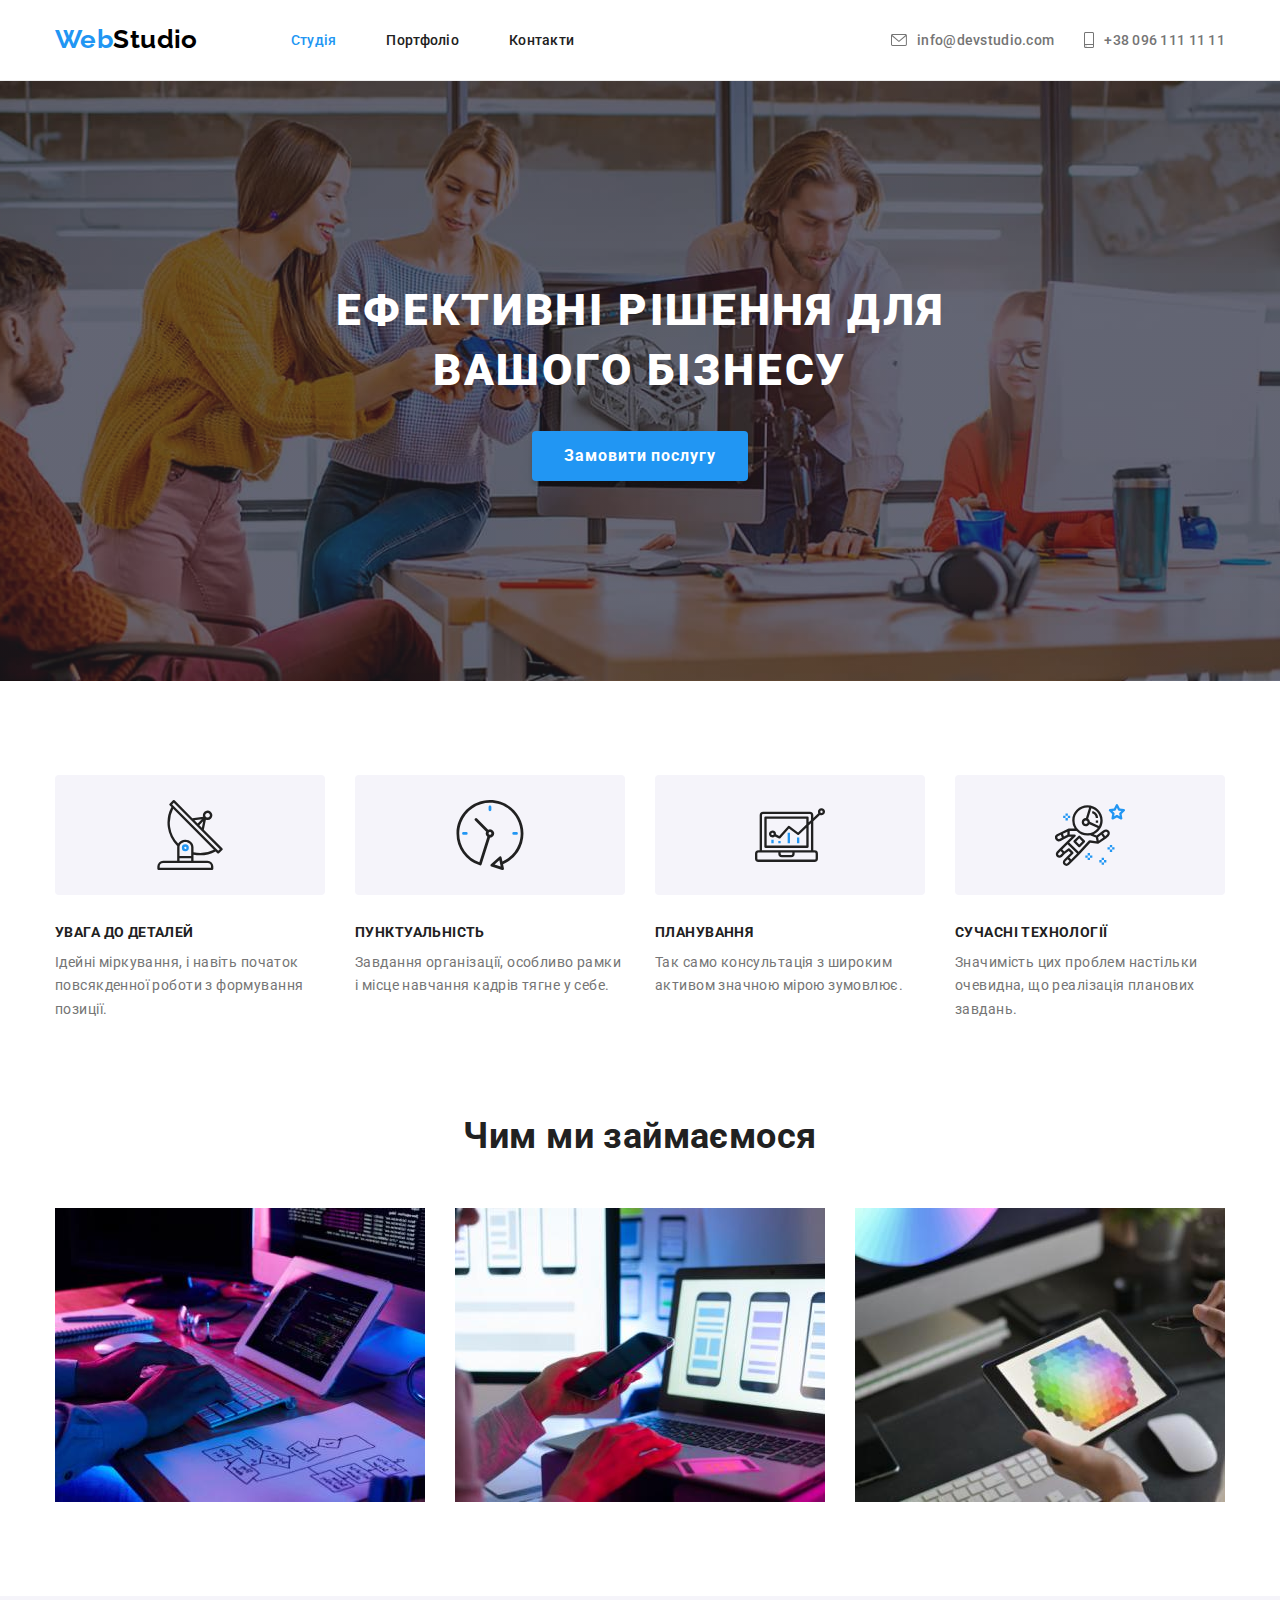
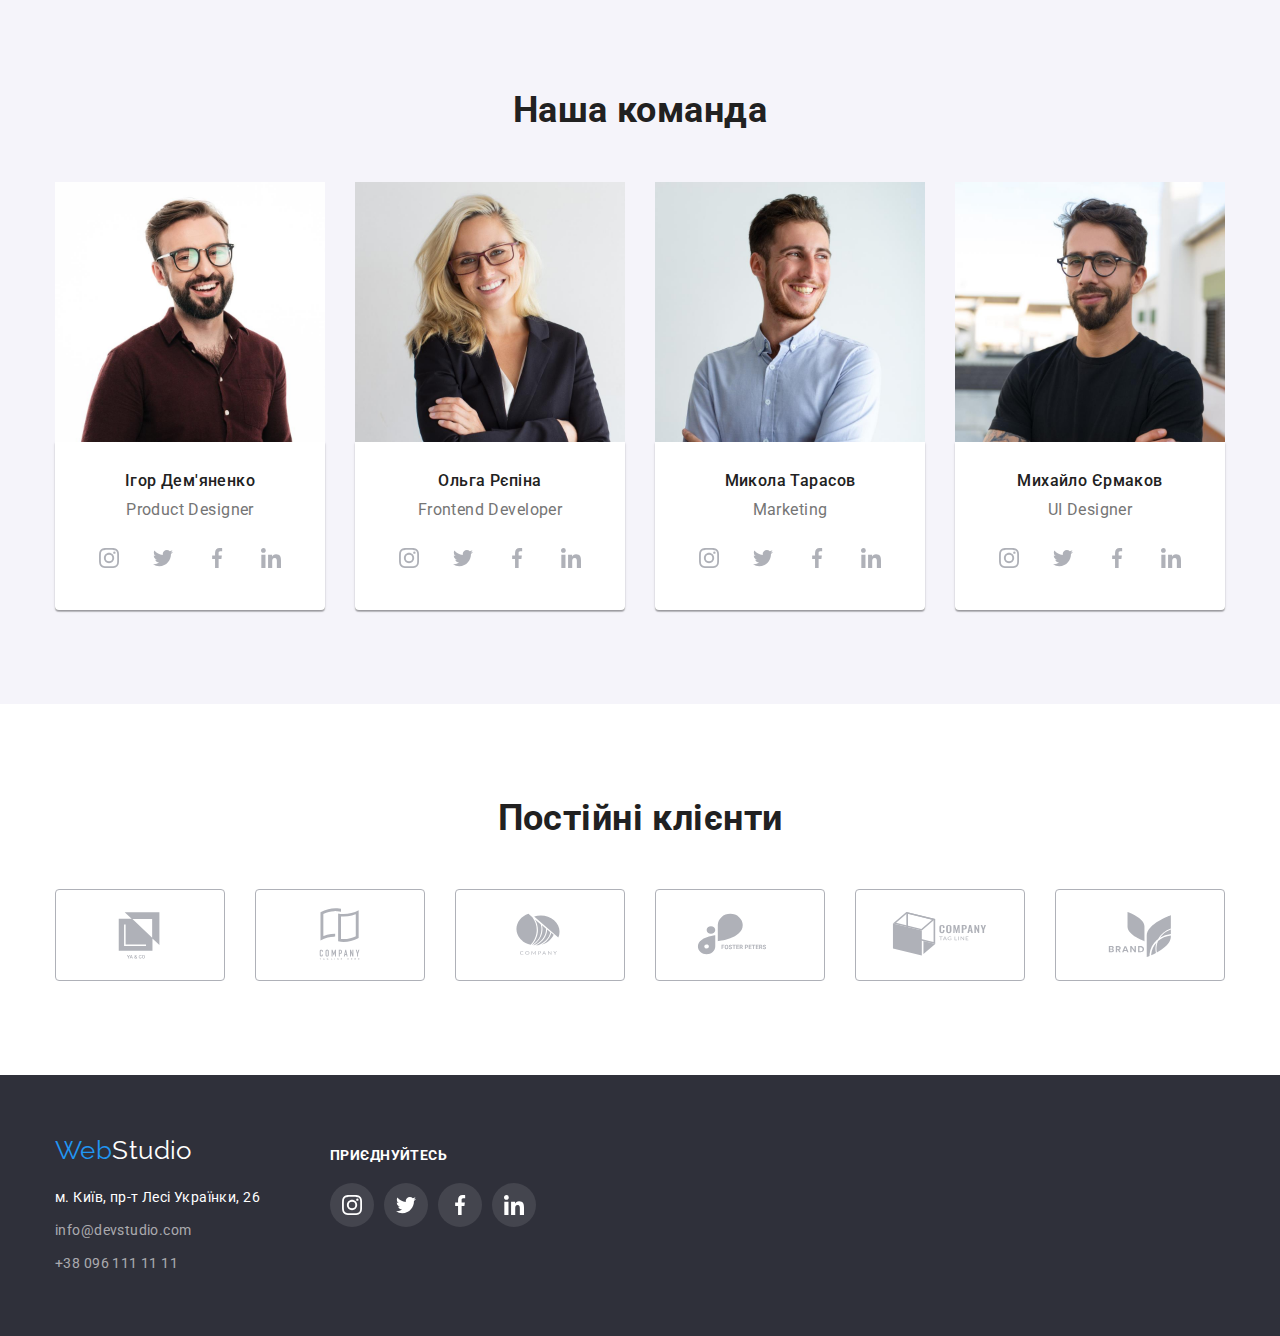
<file: index.html>
<!DOCTYPE html>
<html lang="uk">
  <head>
    <meta charset="UTF-8" />
    <meta http-equiv="X-UA-Compatible" content="IE=edge" />
    <meta name="viewport" content="width=device-width, initial-scale=1.0" />
    <title>WebStudio</title>
    <link rel="preconnect" href="https://fonts.googleapis.com" />
    <link rel="preconnect" href="https://fonts.gstatic.com" crossorigin />
    <link
      href="https://fonts.googleapis.com/css2?family=Raleway:wght@700&family=Roboto:wght@400;500;700;900&display=swap"
      rel="stylesheet"
    />
    <link
      rel="stylesheet"
      href="https://cdnjs.cloudflare.com/ajax/libs/modern-normalize/1.1.0/modern-normalize.min.css"
    />
    <link rel="stylesheet" href="./css/styles.css" />
  </head>
  <body>
    <!-- Шапка сторінки -->
    <header class="header">
      <!-- Меню навігації -->
      <div class="container main">
        <nav class="main-nav">
          <a lang="en" href="./index.html" class="logo-first list"
            >Web<span class="logo-second">Studio</span></a
          >
          <ul class="nav list">
            <li class="item">
              <a class="link list current" href="./index.html">Студія</a>
            </li>
            <li class="item">
              <a class="link list" href="./portfolio.html">Портфоліо</a>
            </li>
            <li class="item">
              <a class="link list" href="#">Контакти</a>
            </li>
          </ul>
        </nav>
        <ul class="contact list">
          <li class="item">
            <a class="link list" href="mailto:info@devstudio.com">
              <svg class="envelope" width="16" height="12">
                <use href="./images/symbol-defs.svg#icon-envelope"></use></svg
              >info@devstudio.com</a
            >
          </li>
          <li class="item">
            <a class="link list" href="tel:+380961111111">
              <svg class="smartphone" width="10" height="16">
                <use href="./images/symbol-defs.svg#icon-smartphone"></use></svg
              >+38 096 111 11 11</a
            >
          </li>
        </ul>
      </div>
    </header>
    <!-- Унікальний контент -->
    <main>
      <!-- Рішення для бізнесу -->
      <section class="hero section">
        <div class="container">
          <h1 class="title">Ефективні рішення для вашого бізнесу</h1>
          <button class="button pointer" type="button">Замовити послугу</button>
        </div>
      </section>
      <!-- Наші переваги -->
      <section class="advantages section">
        <div class="container">
          <h2 class="visually-hidden">Наші переваги</h2>
          <ul class="advantage list">
            <li class="advantage-list">
              <div class="bg-advantage">
                <svg width="70" height="70">
                  <use href="./images/symbol-defs.svg#icon-antenna"></use>
                </svg>
              </div>
              <h3 class="advantage-title">УВАГА ДО ДЕТАЛЕЙ</h3>
              <p class="advantage-text">
                Ідейні міркування, і навіть початок повсякденної роботи з формування позиції.
              </p>
            </li>
            <li class="advantage-list">
              <div class="bg-advantage">
                <svg width="70" height="70">
                  <use href="./images/symbol-defs.svg#icon-clock"></use>
                </svg>
              </div>
              <h3 class="advantage-title">ПУНКТУАЛЬНІСТЬ</h3>
              <p class="advantage-text">
                Завдання організації, особливо рамки і місце навчання кадрів тягне у себе.
              </p>
            </li>
            <li class="advantage-list">
              <div class="bg-advantage">
                <svg width="70" height="70">
                  <use href="./images/symbol-defs.svg#icon-diagram"></use>
                </svg>
              </div>
              <h3 class="advantage-title">ПЛАНУВАННЯ</h3>
              <p class="advantage-text">
                Так само консультація з широким активом значною мірою зумовлює.
              </p>
            </li>
            <li class="advantage-list">
              <div class="bg-advantage">
                <svg width="70" height="70">
                  <use href="./images/symbol-defs.svg#icon-astronaut"></use>
                </svg>
              </div>
              <h3 class="advantage-title">СУЧАСНІ ТЕХНОЛОГІЇ</h3>
              <p class="advantage-text">
                Значимість цих проблем настільки очевидна, що реалізація планових завдань.
              </p>
            </li>
          </ul>
        </div>
      </section>
      <!-- Чим ми займаємося -->
      <section class="features section">
        <div class="container">
          <h2 class="section-title">Чим ми займаємося</h2>
          <ul class="features-items list">
            <li class="image">
              <img src="./images/box1.jpg" alt="Людина програмує за комп'ютером" width="370" />
            </li>
            <li class="image">
              <img
                src="./images/box2.jpg"
                alt="Людина працює за комп'ютером та смартфоном"
                width="370"
              />
            </li>
            <li class="image">
              <img src="./images/box3.jpg" alt="Людина працює за планшетом" width="370" />
            </li>
          </ul>
        </div>
      </section>
      <!-- Наша команда -->
      <section class="team section">
        <div class="container">
          <h2 class="section-title">Наша команда</h2>
          <ul class="team-list list">
            <li class="team-card">
              <img src="./images/img.jpg" alt="Product Designer" width="270" />
              <div class="bg-team">
                <h3 class="team-name">Ігор Дем'яненко</h3>
                <p class="team-text" lang="en">Product Designer</p>
                <ul class="social list">
                  <li class="social-item">
                    <a href="#" class="social-link">
                      <svg class="icon" width="20" height="20">
                        <use href="./images/symbol-defs.svg#icon-instagram"></use></svg
                    ></a>
                  </li>
                  <li class="social-item">
                    <a href="#" class="social-link">
                      <svg class="icon" width="20" height="20">
                        <use href="./images/symbol-defs.svg#icon-twitter"></use></svg
                    ></a>
                  </li>
                  <li class="social-item">
                    <a href="#" class="social-link">
                      <svg class="icon" width="20" height="20">
                        <use href="./images/symbol-defs.svg#icon-facebook"></use></svg
                    ></a>
                  </li>
                  <li class="social-item">
                    <a href="#" class="social-link">
                      <svg class="icon" width="20" height="20">
                        <use href="./images/symbol-defs.svg#icon-linkedin"></use></svg
                    ></a>
                  </li>
                </ul>
              </div>
            </li>
            <li class="team-card">
              <img src="./images/img1.jpg" alt="Frontend Developer" width="270" />
              <div class="bg-team">
                <h3 class="team-name">Ольга Рєпіна</h3>
                <p class="team-text" lang="en">Frontend Developer</p>
                <ul class="social list">
                  <li class="social-item">
                    <a href="#" class="social-link">
                      <svg class="icon" width="20" height="20">
                        <use href="./images/symbol-defs.svg#icon-instagram"></use></svg
                    ></a>
                  </li>
                  <li class="social-item">
                    <a href="#" class="social-link">
                      <svg class="icon" width="20" height="20">
                        <use href="./images/symbol-defs.svg#icon-twitter"></use></svg
                    ></a>
                  </li>
                  <li class="social-item">
                    <a href="#" class="social-link">
                      <svg class="icon" width="20" height="20">
                        <use href="./images/symbol-defs.svg#icon-facebook"></use></svg
                    ></a>
                  </li>
                  <li class="social-item">
                    <a href="#" class="social-link">
                      <svg class="icon" width="20" height="20">
                        <use href="./images/symbol-defs.svg#icon-linkedin"></use></svg
                    ></a>
                  </li>
                </ul>
              </div>
            </li>
            <li class="team-card">
              <img src="./images/img2.jpg" alt="Marketing" width="270" />
              <div class="bg-team">
                <h3 class="team-name">Микола Тарасов</h3>
                <p class="team-text" lang="en">Marketing</p>
                <ul class="social list">
                  <li class="social-item">
                    <a href="#" class="social-link">
                      <svg class="icon" width="20" height="20">
                        <use href="./images/symbol-defs.svg#icon-instagram"></use></svg
                    ></a>
                  </li>
                  <li class="social-item">
                    <a href="#" class="social-link">
                      <svg class="icon" width="20" height="20">
                        <use href="./images/symbol-defs.svg#icon-twitter"></use></svg
                    ></a>
                  </li>
                  <li class="social-item">
                    <a href="#" class="social-link">
                      <svg class="icon" width="20" height="20">
                        <use href="./images/symbol-defs.svg#icon-facebook"></use></svg
                    ></a>
                  </li>
                  <li class="social-item">
                    <a href="#" class="social-link">
                      <svg class="icon" width="20" height="20">
                        <use href="./images/symbol-defs.svg#icon-linkedin"></use></svg
                    ></a>
                  </li>
                </ul>
              </div>
            </li>

            <li class="team-card">
              <img src="./images/img3.jpg" alt="UI Designer" width="270" />
              <div class="bg-team">
                <h3 class="team-name">Михайло Єрмаков</h3>
                <p class="team-text" lang="en">UI Designer</p>
                <ul class="social list">
                  <li class="social-item">
                    <a href="#" class="social-link">
                      <svg class="icon" width="20" height="20">
                        <use href="./images/symbol-defs.svg#icon-instagram"></use></svg
                    ></a>
                  </li>
                  <li class="social-item">
                    <a href="#" class="social-link">
                      <svg class="icon" width="20" height="20">
                        <use href="./images/symbol-defs.svg#icon-twitter"></use></svg
                    ></a>
                  </li>
                  <li class="social-item">
                    <a href="#" class="social-link">
                      <svg class="icon" width="20" height="20">
                        <use href="./images/symbol-defs.svg#icon-facebook"></use></svg
                    ></a>
                  </li>
                  <li class="social-item">
                    <a href="#" class="social-link">
                      <svg class="icon" width="20" height="20">
                        <use href="./images/symbol-defs.svg#icon-linkedin"></use></svg
                    ></a>
                  </li>
                </ul>
              </div>
            </li>
          </ul>
        </div>
      </section>
      <!-- Постійні клієнти -->
      <section class="customers section">
        <div class="container">
          <h2 class="section-title">Постійні клієнти</h2>
          <ul class="customers-list list">
            <li class="customer-item">
              <a href="#" class="customer-link">
                <svg class="customer" width="106" height="60">
                  <use href="./images/symbol-defs.svg#icon-logo"></use></svg
              ></a>
            </li>
            <li class="customer-item">
              <a href="#" class="customer-link">
                <svg class="customer" width="106" height="60">
                  <use href="./images/symbol-defs.svg#icon-logo-one"></use></svg
              ></a>
            </li>
            <li class="customer-item">
              <a href="#" class="customer-link">
                <svg class="customer" width="106" height="60">
                  <use href="./images/symbol-defs.svg#icon-logo-two"></use></svg
              ></a>
            </li>
            <li class="customer-item">
              <a href="#" class="customer-link">
                <svg class="customer" width="106" height="60">
                  <use href="./images/symbol-defs.svg#icon-logo-three"></use></svg
              ></a>
            </li>
            <li class="customer-item">
              <a href="#" class="customer-link">
                <svg class="customer" width="106" height="60">
                  <use href="./images/symbol-defs.svg#icon-logo-four"></use></svg
              ></a>
            </li>
            <li class="customer-item">
              <a href="#" class="customer-link">
                <svg class="customer" width="106" height="60">
                  <use href="./images/symbol-defs.svg#icon-logo-five"></use></svg
              ></a>
            </li>
          </ul>
        </div>
      </section>
    </main>
    <!-- Підвал -->
    <footer class="footer">
      <div class="container">
        <div class="footer-logo">
          <a lang="en" href="./index.html" class="logo-footer list"
            >Web<span class="logo-footer-second">Studio</span></a
          >
          <address>
            <ul class="address list">
              <li class="address-item">
                <a
                  class="address-link list"
                  href="https://goo.gl/maps/CPtrU1FHBa2aNyZL9"
                  target="_blank"
                  rel="noopener noreferrer nofollow"
                  >м. Київ, пр-т Лесі Українки, 26 <br />
                </a>
              </li>
              <li class="address-item">
                <a class="link list" href="mailto:info@devstudio.com">info@devstudio.com</a> <br />
              </li>
              <li class="address-item">
                <a class="link list" href="tel:+380961111111">+38 096 111 11 11</a>
              </li>
            </ul>
          </address>
        </div>
        <div class="footer-address">
          <p class="links-title">ПРИЄДНУЙТЕСЬ</p>
          <ul class="social list">
            <li class="bg-link">
              <a href="#" class="social-link">
                <svg class="icon" width="20" height="20">
                  <use href="./images/symbol-defs.svg#icon-instagram"></use>
                </svg>
              </a>
            </li>
            <li class="bg-link">
              <a href="#" class="social-link">
                <svg class="icon" width="20" height="20">
                  <use href="./images/symbol-defs.svg#icon-twitter"></use>
                </svg>
              </a>
            </li>
            <li class="bg-link">
              <a href="#" class="social-link">
                <svg class="icon" width="20" height="20">
                  <use href="./images/symbol-defs.svg#icon-facebook"></use>
                </svg>
              </a>
            </li>
            <li class="bg-link">
              <a href="#" class="social-link">
                <svg class="icon" width="20" height="20">
                  <use href="./images/symbol-defs.svg#icon-linkedin"></use>
                </svg>
              </a>
            </li>
          </ul>
        </div>
      </div>
    </footer>
  </body>
</html>
</file>
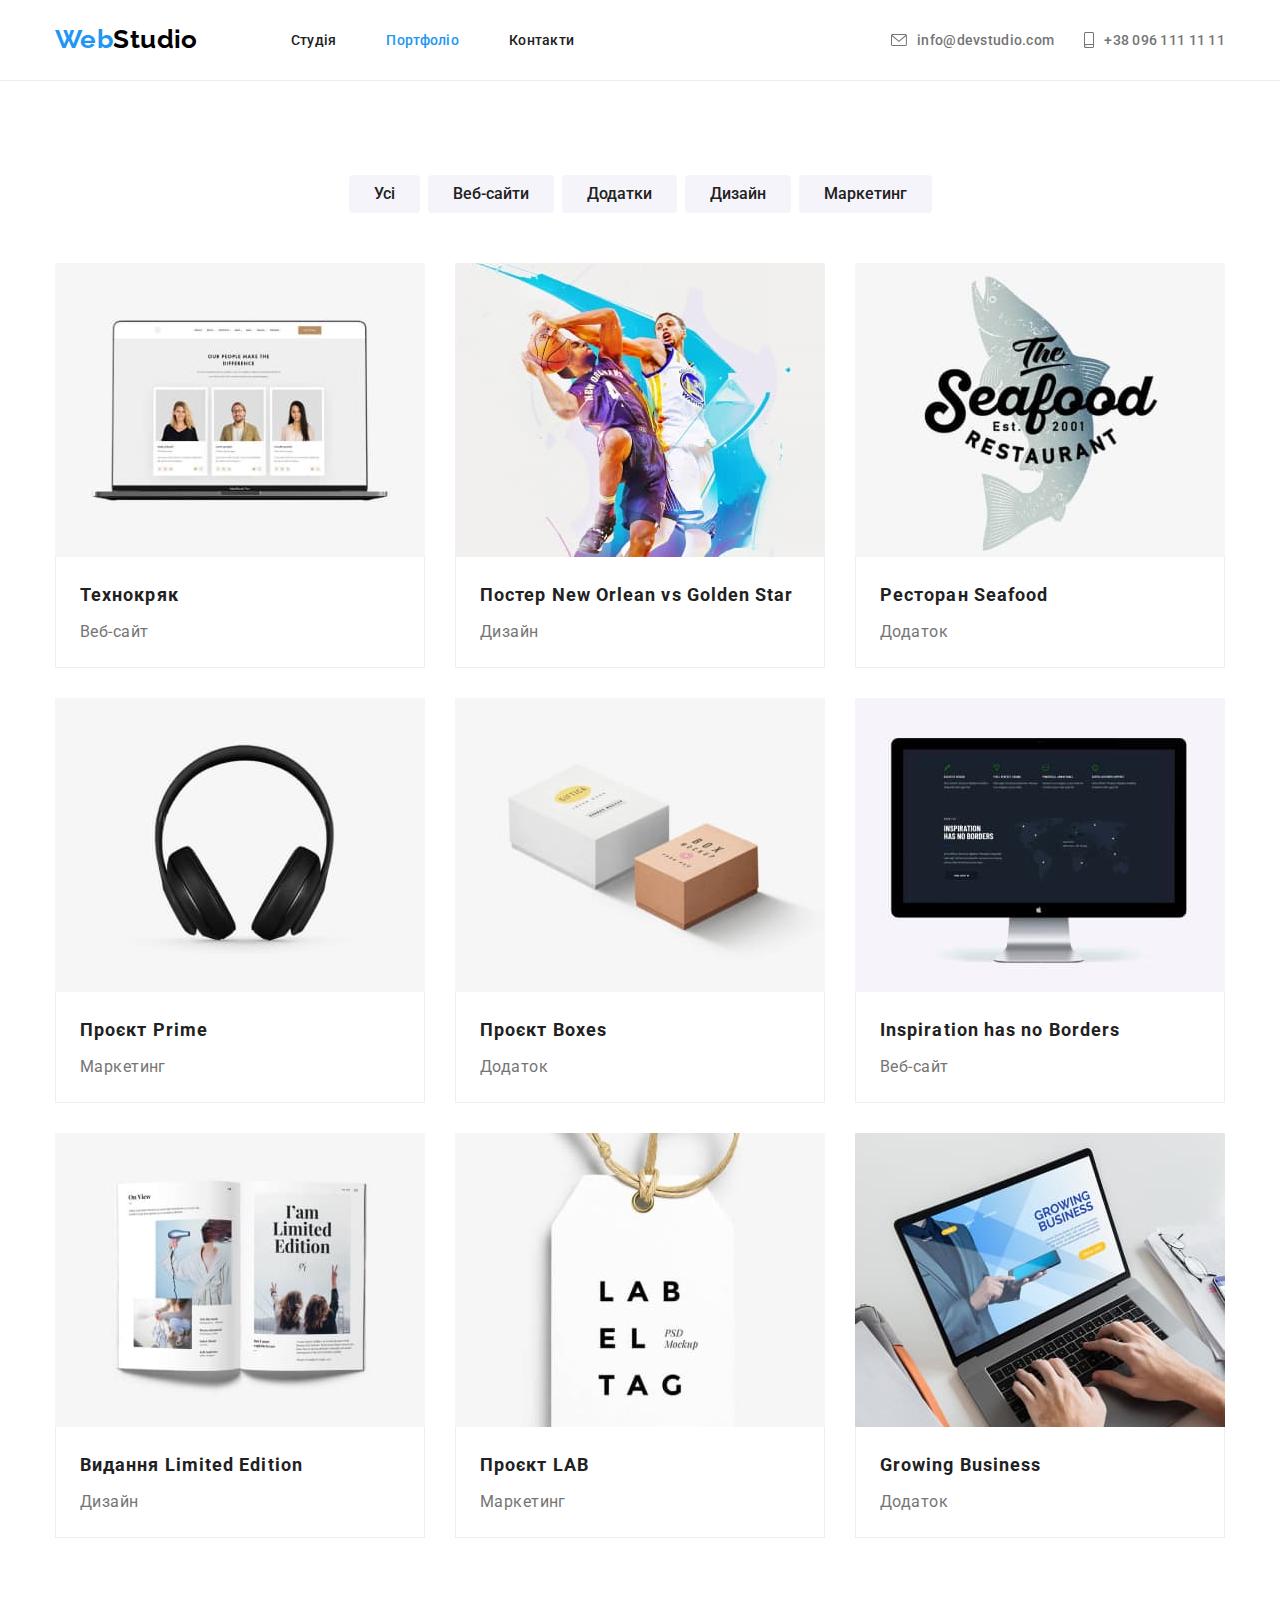
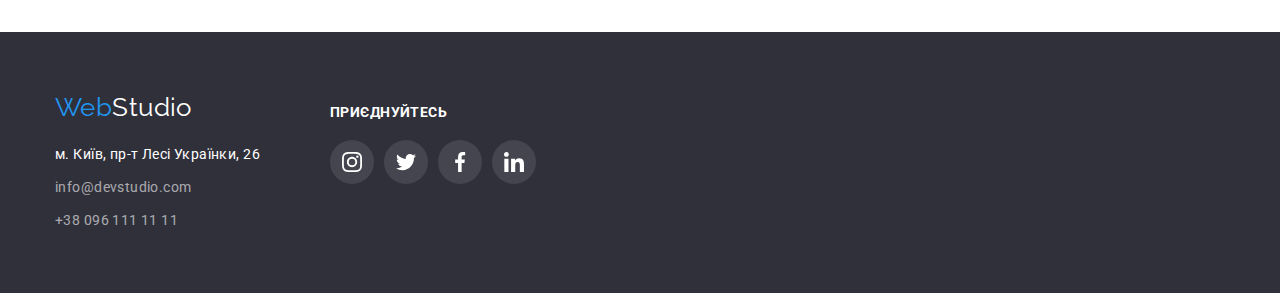
<file: portfolio.html>
<!DOCTYPE html>
<html lang="uk">
  <head>
    <meta charset="UTF-8" />
    <meta http-equiv="X-UA-Compatible" content="IE=edge" />
    <meta name="viewport" content="width=device-width, initial-scale=1.0" />
    <title>WebStudio</title>
    <link rel="preconnect" href="https://fonts.googleapis.com" />
    <link rel="preconnect" href="https://fonts.gstatic.com" crossorigin />
    <link
      href="https://fonts.googleapis.com/css2?family=Raleway:wght@700&family=Roboto:wght@400;500;700;900&display=swap"
      rel="stylesheet"
    />
    <link
      rel="stylesheet"
      href="https://cdnjs.cloudflare.com/ajax/libs/modern-normalize/1.1.0/modern-normalize.min.css"
    />
    <link rel="stylesheet" href="./css/styles.css" />
  </head>
  <body>
    <!-- Шапка сторінки -->
    <header class="header">
      <!-- Меню навігації -->
      <div class="container main">
        <nav class="main-nav">
          <a lang="en" href="./index.html" class="logo-first list"
            >Web<span class="logo-second">Studio</span></a
          >
          <ul class="nav list">
            <li class="item">
              <a class="link list" href="./index.html">Студія</a>
            </li>
            <li class="item">
              <a class="link list current" href="./portfolio.html">Портфоліо</a>
            </li>
            <li class="item">
              <a class="link list" href="#">Контакти</a>
            </li>
          </ul>
        </nav>
        <ul class="contact list">
          <li class="item">
            <a class="link list" href="mailto:info@devstudio.com">
              <svg class="icon envelope" width="16" height="12">
                <use href="./images/symbol-defs.svg#icon-envelope"></use></svg
              >info@devstudio.com</a
            >
          </li>
          <li class="item">
            <a class="link list" href="tel:+380961111111">
              <svg class="icon smartphone" width="10" height="16">
                <use href="./images/symbol-defs.svg#icon-smartphone"></use></svg
              >+38 096 111 11 11</a
            >
          </li>
        </ul>
      </div>
    </header>
    <!-- Унікальний контент -->
    <main>
      <section class="project section">
        <div class="container">
          <h1 class="visually-hidden">Project</h1>
          <ul class="project-items list">
            <li class="project-item"><button class="project-button" type="button">Усі</button></li>
            <li class="project-item">
              <button class="project-button" type="button">Веб-сайти</button>
            </li>
            <li class="project-item">
              <button class="project-button" type="button">Додатки</button>
            </li>
            <li class="project-item">
              <button class="project-button" type="button">Дизайн</button>
            </li>
            <li class="project-item">
              <button class="project-button" type="button">Маркетинг</button>
            </li>
          </ul>
          <ul class="project-list list">
            <li class="project-card">
              <img src="./images/tehno.jpg" alt="Ноутбук з картками людей" width="370" />
              <div class="aside">
                <h2 class="project-name">Технокряк</h2>
                <p class="project-text">Веб-сайт</p>
              </div>
            </li>
            <li class="project-card">
              <img src="./images/poster.jpg" alt="Постер New Orlean vs Golden Star" width="370" />
              <div class="aside">
                <h2 class="project-name">Постер New Orlean vs Golden Star</h2>
                <p class="project-text">Дизайн</p>
              </div>
            </li>
            <li class="project-card">
              <img src="./images/restoran.jpg" alt="Емблема ресторану Seafood" width="370" />
              <div class="aside">
                <h2 class="project-name">Ресторан Seafood</h2>
                <p class="project-text">Додаток</p>
              </div>
            </li>
            <li class="project-card">
              <img src="./images/prime.jpg" alt="Наушники" width="370" />
              <div class="aside">
                <h2 class="project-name">Проєкт Prime</h2>
                <p class="project-text">Маркетинг</p>
              </div>
            </li>
            <li class="project-card">
              <img src="./images/boxes.jpg" alt="Подарункові коробки" width="370" />
              <div class="aside">
                <h2 class="project-name">Проєкт Boxes</h2>
                <p class="project-text">Додаток</p>
              </div>
            </li>
            <li class="project-card">
              <img src="./images/borders.jpg" alt="Монітор" width="370" />
              <div class="aside">
                <h2 class="project-name">Inspiration has no Borders</h2>
                <p class="project-text">Веб-сайт</p>
              </div>
            </li>
            <li class="project-card">
              <img src="./images/lm.jpg" alt="Журнал" width="370" />
              <div class="aside">
                <h2 class="project-name">Видання Limited Edition</h2>
                <p class="project-text">Дизайн</p>
              </div>
            </li>
            <li class="project-card">
              <img src="./images/lab.jpg" alt="Бірка проекту LAB" width="370" />
              <div class="aside">
                <h2 class="project-name">Проєкт LAB</h2>
                <p class="project-text">Маркетинг</p>
              </div>
            </li>
            <li class="project-card">
              <img
                src="./images/growing.jpg"
                alt="Людина читає за ноутбуком про Growing"
                width="370"
              />
              <div class="aside">
                <h2 class="project-name">Growing Business</h2>
                <p class="project-text">Додаток</p>
              </div>
            </li>
          </ul>
        </div>
      </section>
    </main>

    <!-- Підвал -->
    <footer class="footer">
      <div class="container">
        <div class="footer-logo">
          <a lang="en" href="./index.html" class="logo-footer list"
            >Web<span class="logo-footer-second">Studio</span></a
          >
          <address>
            <ul class="address list">
              <li class="address-item">
                <a
                  class="address-link list"
                  href="https://goo.gl/maps/CPtrU1FHBa2aNyZL9"
                  target="_blank"
                  rel="noopener noreferrer nofollow"
                  >м. Київ, пр-т Лесі Українки, 26 <br />
                </a>
              </li>
              <li class="address-item">
                <a class="link list" href="mailto:info@devstudio.com">info@devstudio.com</a> <br />
              </li>
              <li class="address-item">
                <a class="link list" href="tel:+380961111111">+38 096 111 11 11</a>
              </li>
            </ul>
          </address>
        </div>
        <div class="footer-address">
          <p class="links-title">ПРИЄДНУЙТЕСЬ</p>
          <ul class="social list">
            <li class="bg-link">
              <a href="#" class="social-link">
                <svg class="icon" width="20" height="20">
                  <use href="./images/symbol-defs.svg#icon-instagram"></use>
                </svg>
              </a>
            </li>
            <li class="bg-link">
              <a href="#" class="social-link">
                <svg class="icon" width="20" height="20">
                  <use href="./images/symbol-defs.svg#icon-twitter"></use>
                </svg>
              </a>
            </li>
            <li class="bg-link">
              <a href="#" class="social-link">
                <svg class="icon" width="20" height="20">
                  <use href="./images/symbol-defs.svg#icon-facebook"></use>
                </svg>
              </a>
            </li>
            <li class="bg-link">
              <a href="#" class="social-link">
                <svg class="icon" width="20" height="20">
                  <use href="./images/symbol-defs.svg#icon-linkedin"></use>
                </svg>
              </a>
            </li>
          </ul>
        </div>
      </div>
    </footer>
  </body>
</html>
</file>
<file: css/styles.css>
:root {
--primary-text-color: #212121;
--title-text-color: #757575;
--contact-footer-color: rgba(255, 255, 255, 0.6);
--bg-color: #FFFFFF;
--bg-team-color: #F5F4FA;
--bg-footer-color: #2F303A;
--link-hover-color: #2196F3;
--logo-color: #000000;
--svg-color: #AFB1B8;
}

body {
color: var(--primary-text-color);
background-color: var(--bg-color);
font-family: 'Roboto', sans-serif;
letter-spacing: 0.03em;
font-size: 14px;
}

img, svg {
display: block;
}
/* Утиліта */

.list {
padding: 0;
margin: 0;
list-style: none;
text-decoration: none;
}


.container {
padding-left: 15px;
padding-right: 15px;   
margin-left: auto;  
margin-right: auto;
width: 1200px;
/* outline: 2px solid tomato; */
}

.section {
padding-top: 94px;
padding-bottom: 94px;
}


/* Меню навігації */

.header {
border-bottom: 1px solid #ECECEC;
}


.logo-first {
padding: 24px 0 25px;

color: var(--link-hover-color);
font-family: 'Raleway', sans-serif;
font-weight: 700;
font-size: 26px;
line-height: 1.19;
    
}

.logo-second {
color: var(--logo-color);
}

.main-nav {
display: flex;
align-items: center;
}

.nav {
display: flex;
align-items: center;
margin-left: 93px;
}


.main {
display: flex;
}


.nav .item:not(:last-child) {
margin-right: 50px;
}

.nav .link:hover,
.nav .link:focus {
color: var(--link-hover-color);
}

.item .link.current {
color: var(--link-hover-color);
}

.item .link {
display: flex;
align-items: center;
padding: 32px 0;

color: var(--primary-text-color);
font-weight: 500;
letter-spacing: 0.02em;
line-height: calc(16/14);
}


/* .contact  */


 .contact {
display: flex;
align-items: center;
margin-left: auto;
 }


.contact .link {
color: var(--title-text-color); 
}

.item:first-child {
margin-right: 30px;
}

.item {
fill: currentColor;
}

.item:hover,
.item:focus {
fill: var(--link-hover-color);
}

.contact .link:hover,
.contact .link:focus {
color: var(--link-hover-color);   

}

.envelope,
.smartphone {
margin-right: 10px;
}


/* Рішення для бізнесу */


.hero {
max-width: 1600px;

margin-left: auto;
margin-right: auto;
background-position: center;
padding: 200px 0;

 
background-image: linear-gradient( rgba(47, 48, 58, 0.4), rgba(47, 48, 58, 0.4)),
url(../images/hero.jpg);
text-align: center;
background-color: var(--bg-footer-color);

}

.hero .title {
width: 696px;
margin: 0 auto 30px;

color: var(--bg-color);
font-weight: 900;
font-size: 44px;
line-height: 1.36;
text-align: center;
letter-spacing: 0.06em;
text-transform: uppercase;
}


.button {
cursor: pointer;
border: none;
padding: 10px 32px;
min-width: 216px;
margin: 0;

color: var(--bg-color);
background-color: var(--link-hover-color);
font-weight: 700;
font-size: 16px;
line-height: 1.87;
letter-spacing: 0.06em;
border-radius: 4px;
box-shadow: 0px 4px 4px rgba(0, 0, 0, 0.15);
font-family: inherit
}

.button:hover,
.button:focus {
color: var(--bg-color);
background-color: #188CE8;
}


/* Наші переваги */

.visually-hidden {
    position: absolute;
    white-space: nowrap;
    width: 1px;
    height: 1px;
    overflow: hidden;
    border: 0;
    padding: 0;
    clip: rect(0 0 0 0);
    clip-path: inset(50%);
    margin: -1px;
}


.advantages {
padding-bottom: 0;
}

.advantage {
   display: flex;
}

.bg-advantage {
display: flex;
justify-content: center;
align-items: center;
height: 120px;
 
border-radius: 4px;
background-color:var(--bg-team-color);
}

.customer-item:not(:last-child),
.advantage-list:not(:last-child), 
.team-card:not(:last-child), 
.image:not(:last-child) {
margin-right: 30px;
}
.advantage-title {
width: 270px;   
margin-bottom: 10px;
margin-top: 30px;

font-size: 14px;
line-height: 1.14;
text-transform: uppercase;
}

.advantage-text {
color: var(--title-text-color);
line-height: 1.71;
margin: 0;
}


/* Чим ми займаємося */

.features-items {
display: flex;
justify-content: space-between;
}

.image {
width: 370px;
}


/* Наша команда */


.team {
background-color: var(--bg-team-color);
text-align: center;

margin-right: auto;
margin-left: auto;
}

.section-title {
margin-top: 0;
margin-bottom: 50px;
margin-left: auto;
margin-right: auto;

font-size: 36px;
line-height: 1.16;
text-align: center;
}

.team-list {
display: flex;
/* justify-content: center; */
}

.team-name {
margin: 0;
padding-top: 30px;
font-weight: 500;
font-size: 16px;
line-height: 1.18;
}

.team-text {
margin-top: 10px;   
margin-bottom: 16px;
font-size: 16px;
line-height: 1.18;
color: var(--title-text-color);
}

.team-card {
width: 270px;

background-color: var(--bg-color);
}


.bg-team {
padding-bottom: 30px; 

box-shadow: 0px 1px 3px rgba(0, 0, 0, 0.12), 0px 1px 1px rgba(0, 0, 0, 0.14), 0px 2px 1px rgba(0, 0, 0, 0.2);
border-radius: 0px 0px 4px 4px;
}

.social {
display: flex;
justify-content: center;
}

.social-link {
display: flex;
align-items: center;
justify-content: center;
height: 44px;
width: 44px;
border-radius: 50px;

fill: var(--svg-color);
}

.social-item:not(:last-child),
.bg-link:not(:last-child) {
margin-right: 10px;
}


.social-link:hover,
.social-link:focus {
fill: var(--bg-color);
background-color: var(--link-hover-color);  
}



/* Постійні клієнти */


.customers-list {
display: flex;
justify-content: center; 
   
   
}


.customer-link {
display: flex;
justify-content: center;
align-items: center;
fill: var(--svg-color);
border: 1px solid var(--svg-color);
width: 170px;
height: 92px;
border-radius: 4px;
cursor: pointer;
}


.customer-link:hover,
.customer-link:focus {
fill: var(--link-hover-color);
border-color: var(--link-hover-color);

}


/* footer */
.footer {
background-color: var(--bg-footer-color);
padding: 60px 0;
}

.footer .container {
display: flex;
}

.logo-footer {
display: block;
margin-bottom: 20px;

color: var(--link-hover-color);
font-family: 'Raleway', sans-serif;
font-size: 26px;
line-height: 1.19;
}

.logo-footer-second {
color: var(--bg-color);

}

.address-link {

color: var(--bg-color);  
font-style: normal;
line-height: 1.71;      
}
.address-item .link:hover,
.address-item .link:focus {  
color: var(--link-hover-color);
}

.footer-logo {
margin-right: 70px;
}

.address-item:not(:last-child) {
margin-bottom: 9px;
}

.address-item .link {

color: var(--contact-footer-color);
font-style: normal;
line-height: 1.71;
}


.bg-link {
border-radius: 50px;

background: rgba(255, 255, 255, 0.1);
}

.bg-link .social-link {
fill: var(--bg-color);
}

.links-title {  
margin-top: 0;
margin-bottom: 20px;
font-weight: 700;
font-size: 14px;
line-height: calc(16 / 14);
text-transform: uppercase;
color: var(--bg-color);
}

.footer-address { 
padding: 12px 0 0;
}

.footer-address .social {
padding: 0; 
fill: var(--bg-color);
/* background-color: rgba(255, 255, 255, 0.1); */
}


/* Filter */
.project-items {
    display: flex;
    justify-content: center;
    margin-bottom: 50px;
}

.project-item:not(:last-child) {
margin-right: 8px;
}

.project-button {
padding: 6px 25px;  

border: none;
cursor: pointer;
color: var(--primary-text-color);
background-color: var(--bg-team-color);
border-radius: 4px;
font-weight: 500;
font-size: 16px;
line-height: calc(26/16);
font-family: inherit;
text-align: center; 
}

.project-button:hover,
.project-button:focus,
.project-button.urrent {
color: var(--bg-color);
background-color: var(--link-hover-color);
box-shadow: 0px 3px 1px rgba(0, 0, 0, 0.1), 0px 1px 2px rgba(0, 0, 0, 0.08), 0px 2px 2px rgba(0, 0, 0, 0.12);
}


/* Flter-card */
 

.project-list {
display: flex;
flex-wrap: wrap;
}


.project-card {
/* width: calc((100% - 60px) / 3); */
width: 370px;




}
.project-card:not(:nth-last-child(-n + 3)) {
    margin-bottom: 30px;
}

.project-card:not(:nth-child(3n)) {
    margin-right: 30px;
}

.project-card:hover {
box-shadow: 0px 1px 1px rgba(0, 0, 0, 0.12), 0px 4px 4px rgba(0, 0, 0, 0.06), 1px 4px 6px rgba(0, 0, 0, 0.16);
}

.aside {
border: 1px solid #EEEEEE;
border-top: none;
padding: 20px 24px;
}

.project-name { 
margin-top: 0;
margin-bottom: 4px;

font-size: 18px;
line-height: calc(36 / 18);
letter-spacing: 0.06em;
}

.project-text {
margin: 0;

color: var(--title-text-color);
font-size: 16px;
line-height: calc(30/16);
}
</file>
